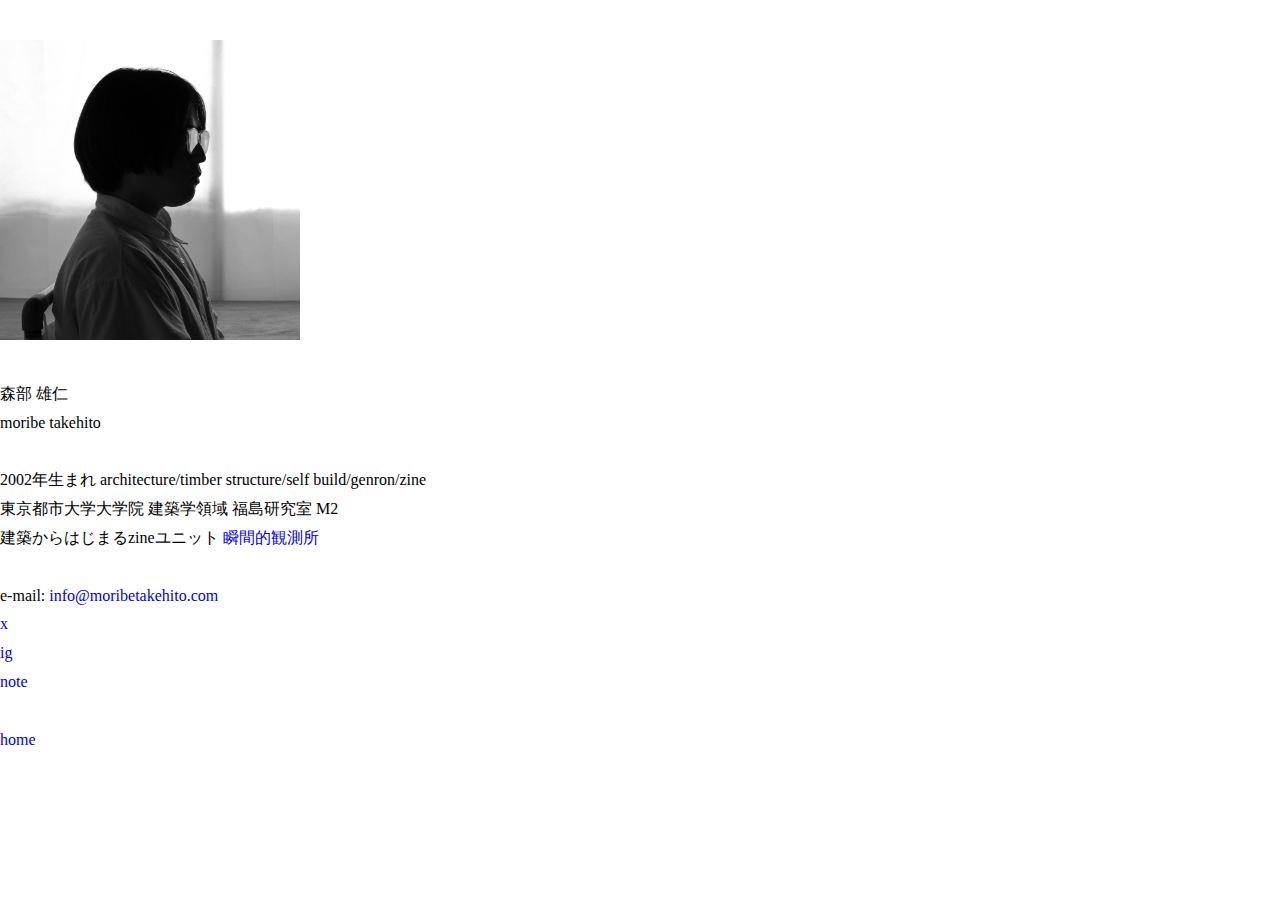
<file: about.html>
<!DOCTYPE html>
<html>
<head>
  <meta charset="utf-8">
  <meta name="viewport" content="width=device-width, initial-scale=1.0">
  <title>moribe takehito</title>
  <link href="https://maxcdn.bootstrapcdn.com/font-awesome/4.7.0/css/font-awesome.min.css" rel="stylesheet" integrity="sha384-wvfXpqpZZVQGK6TAh5PVlGOfQNHSoD2xbE+QkPxCAFlNEevoEH3Sl0sibVcOQVnN" crossorigin="anonymous">
  <link rel="stylesheet" type="text/css" href="stylesheet.css">
  <meta name="description" content="moribe takehito - architecter design, structure, and timber engineering based in Japan.">
  <meta name="keywords" content="Moribe Takehito, 森部雄仁, portfolio, architecture, structure, art">
  <meta name="robots" content="index, follow">
  <link href="https://fonts.googleapis.com/css2?family=Inter:wght@300;400;500&display=swap" rel="stylesheet">
  <link rel="icon" type="image/png" href="/favicon.png">
</head>
<body>
<img src="portrait.jpg" style="width:100%; max-width:300px; display:block; margin:40px 0;">
  
<div style="line-height:1.8; margin-top:24px;">

<span style="font-weight:500;">森部 雄仁</span><br>
<span style="font-weight:500;">moribe takehito</span><br><br>

2002年生まれ
architecture/timber structure/self build/genron/zine<br>
東京都市大学大学院 建築学領域 福島研究室 M2<br>
建築からはじまるzineユニット <a href="https://x.com/shunkan_kansoku/" target="_blank">瞬間的観測所</a><br><br>

e-mail: <a href="mailto:info@moribetakehito.com">info@moribetakehito.com</a><br>
<a href="https://x.com/moribetakehito/" target="_blank">x</a><br>
<a href="https://www.instagram.com/moribetakehito/" target="_blank">ig</a><br>
<a href="https://note.com/moribetakehito/" target="_blank">note</a><br><br>
<a href="/index.html">home</a>

</div>

</body>
</html>
</file>
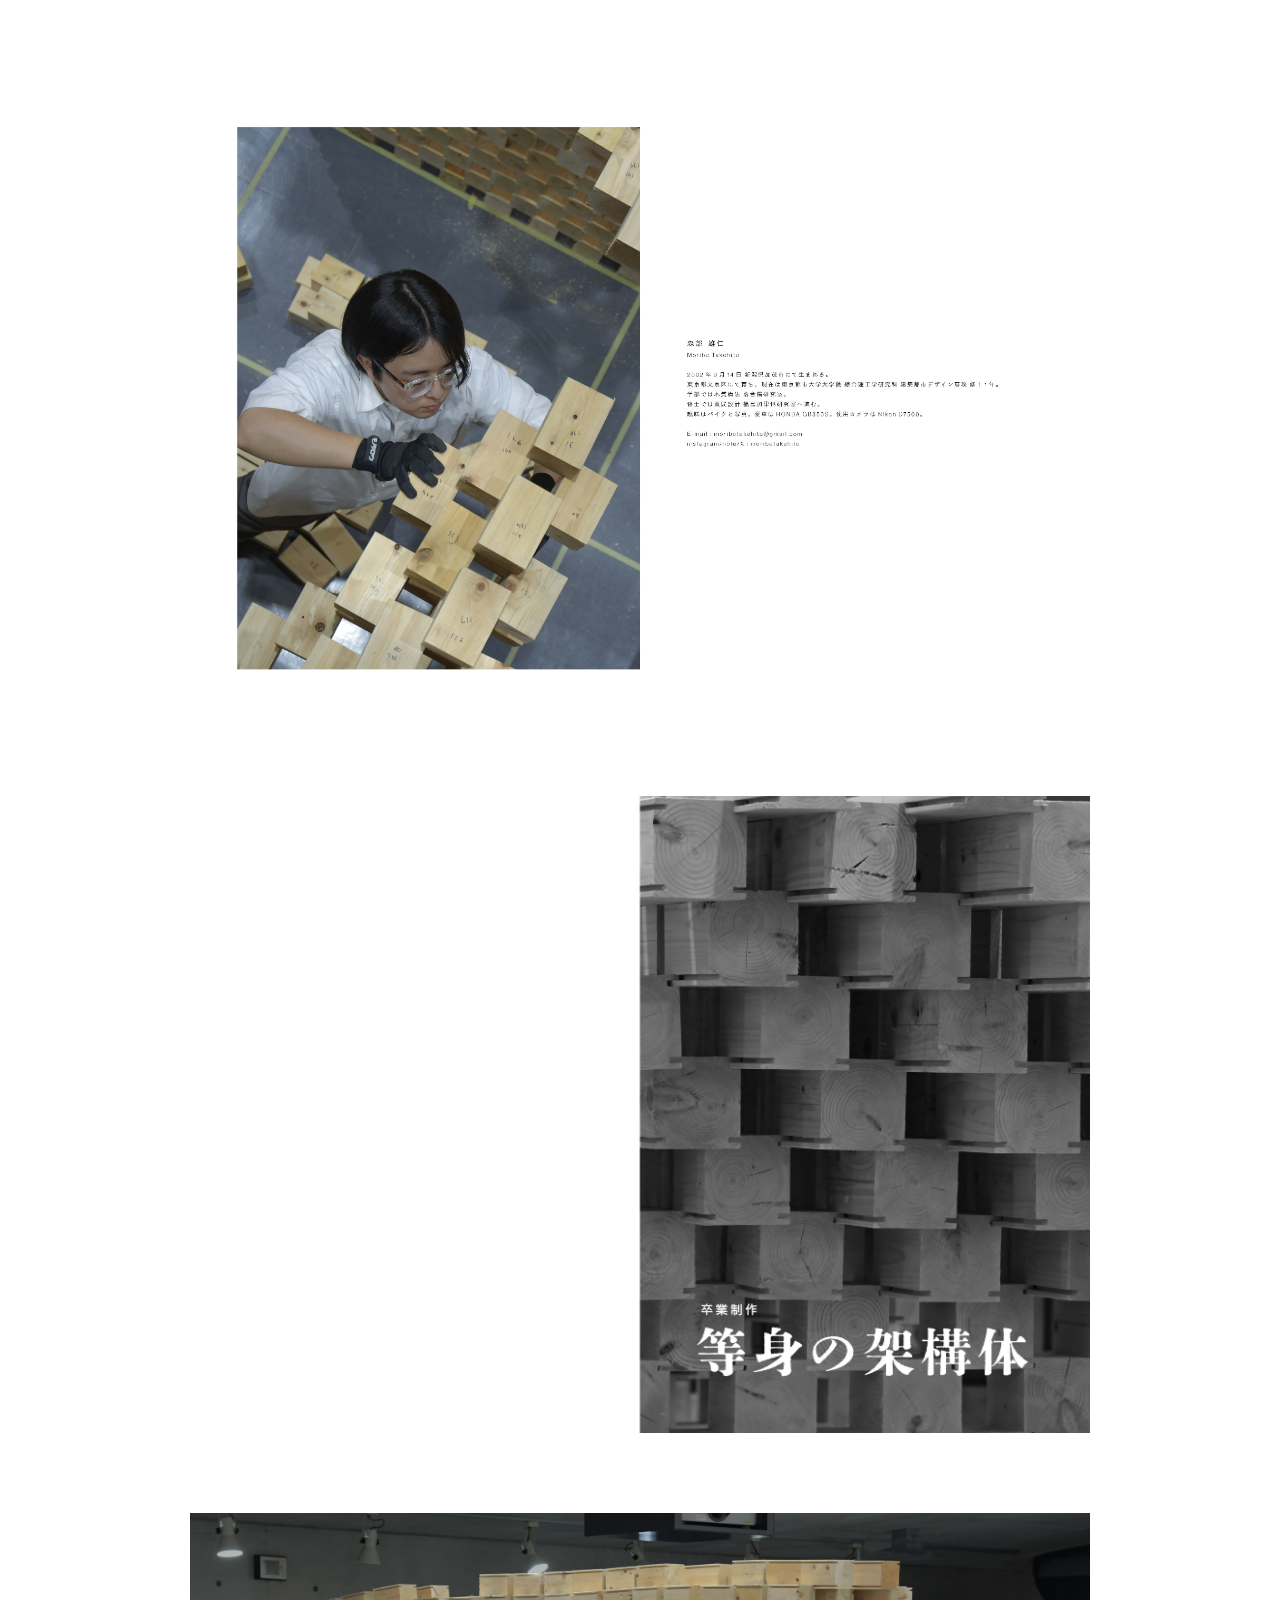
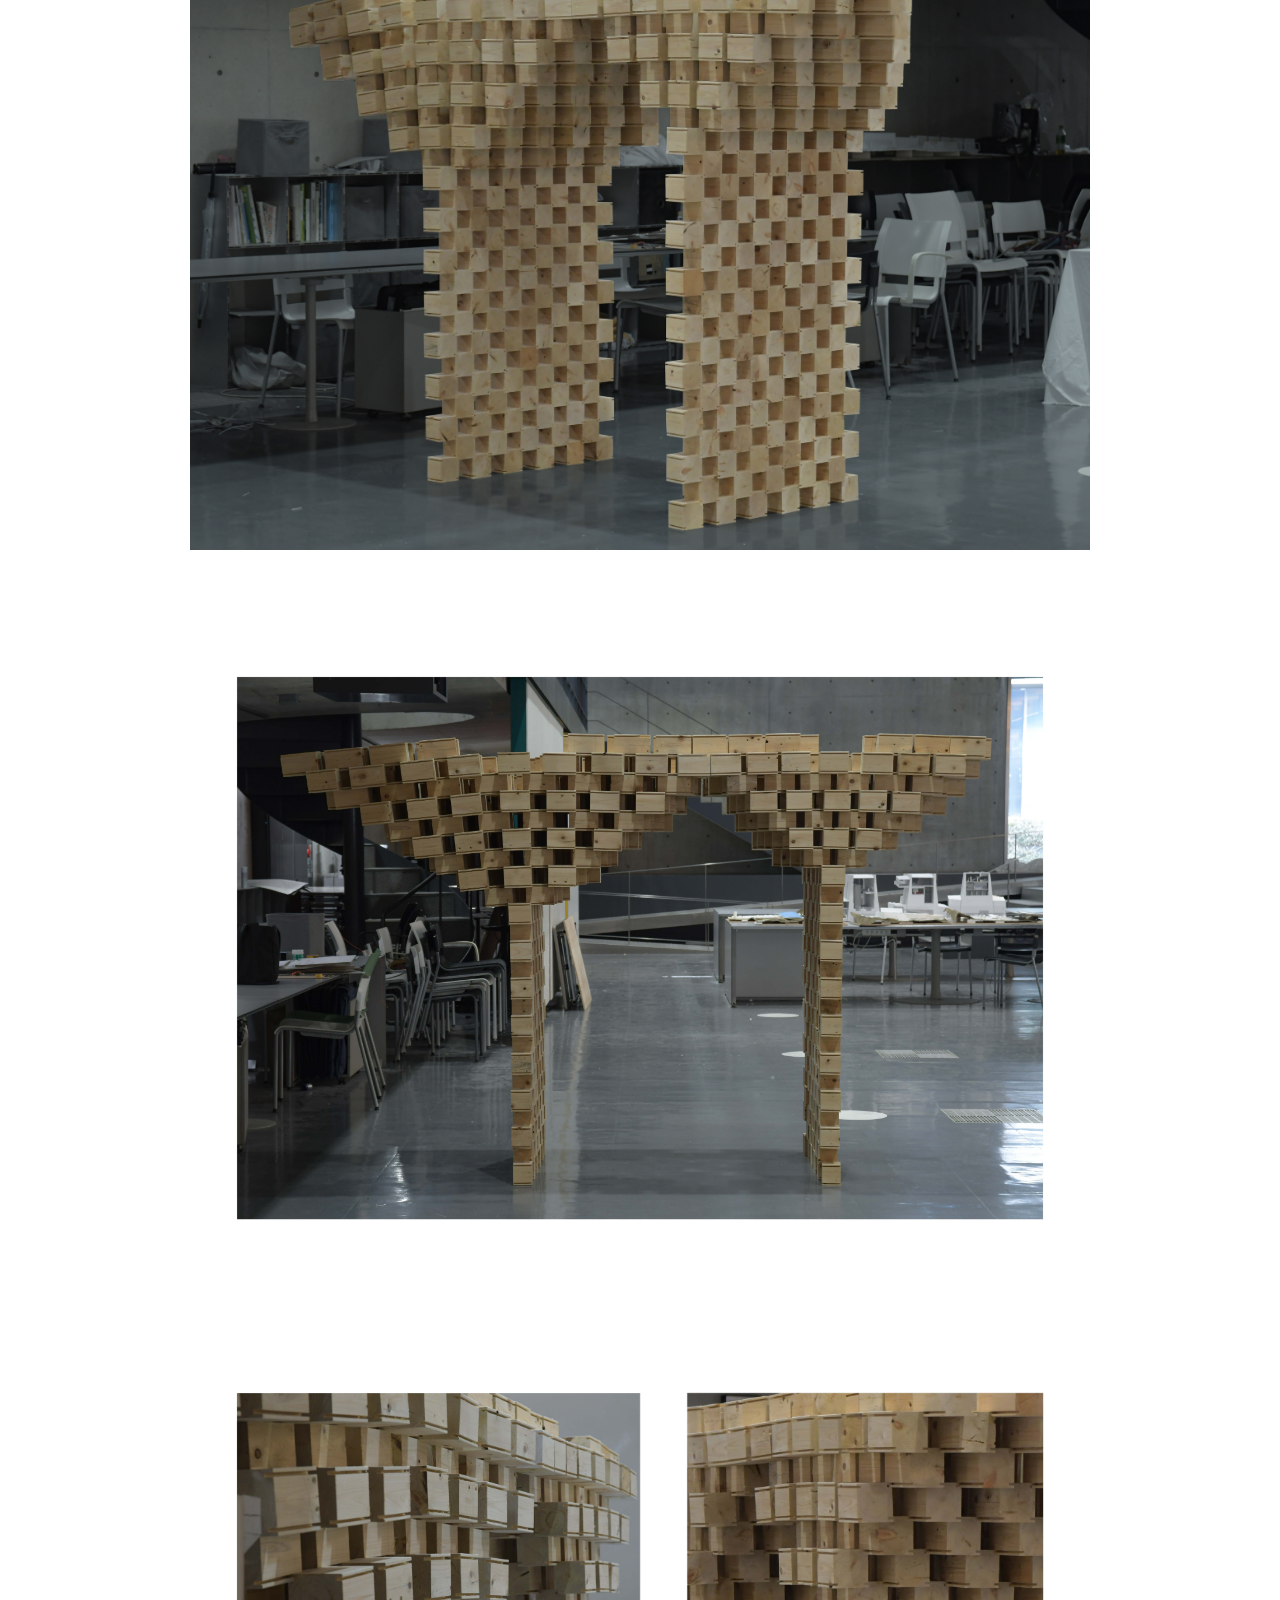
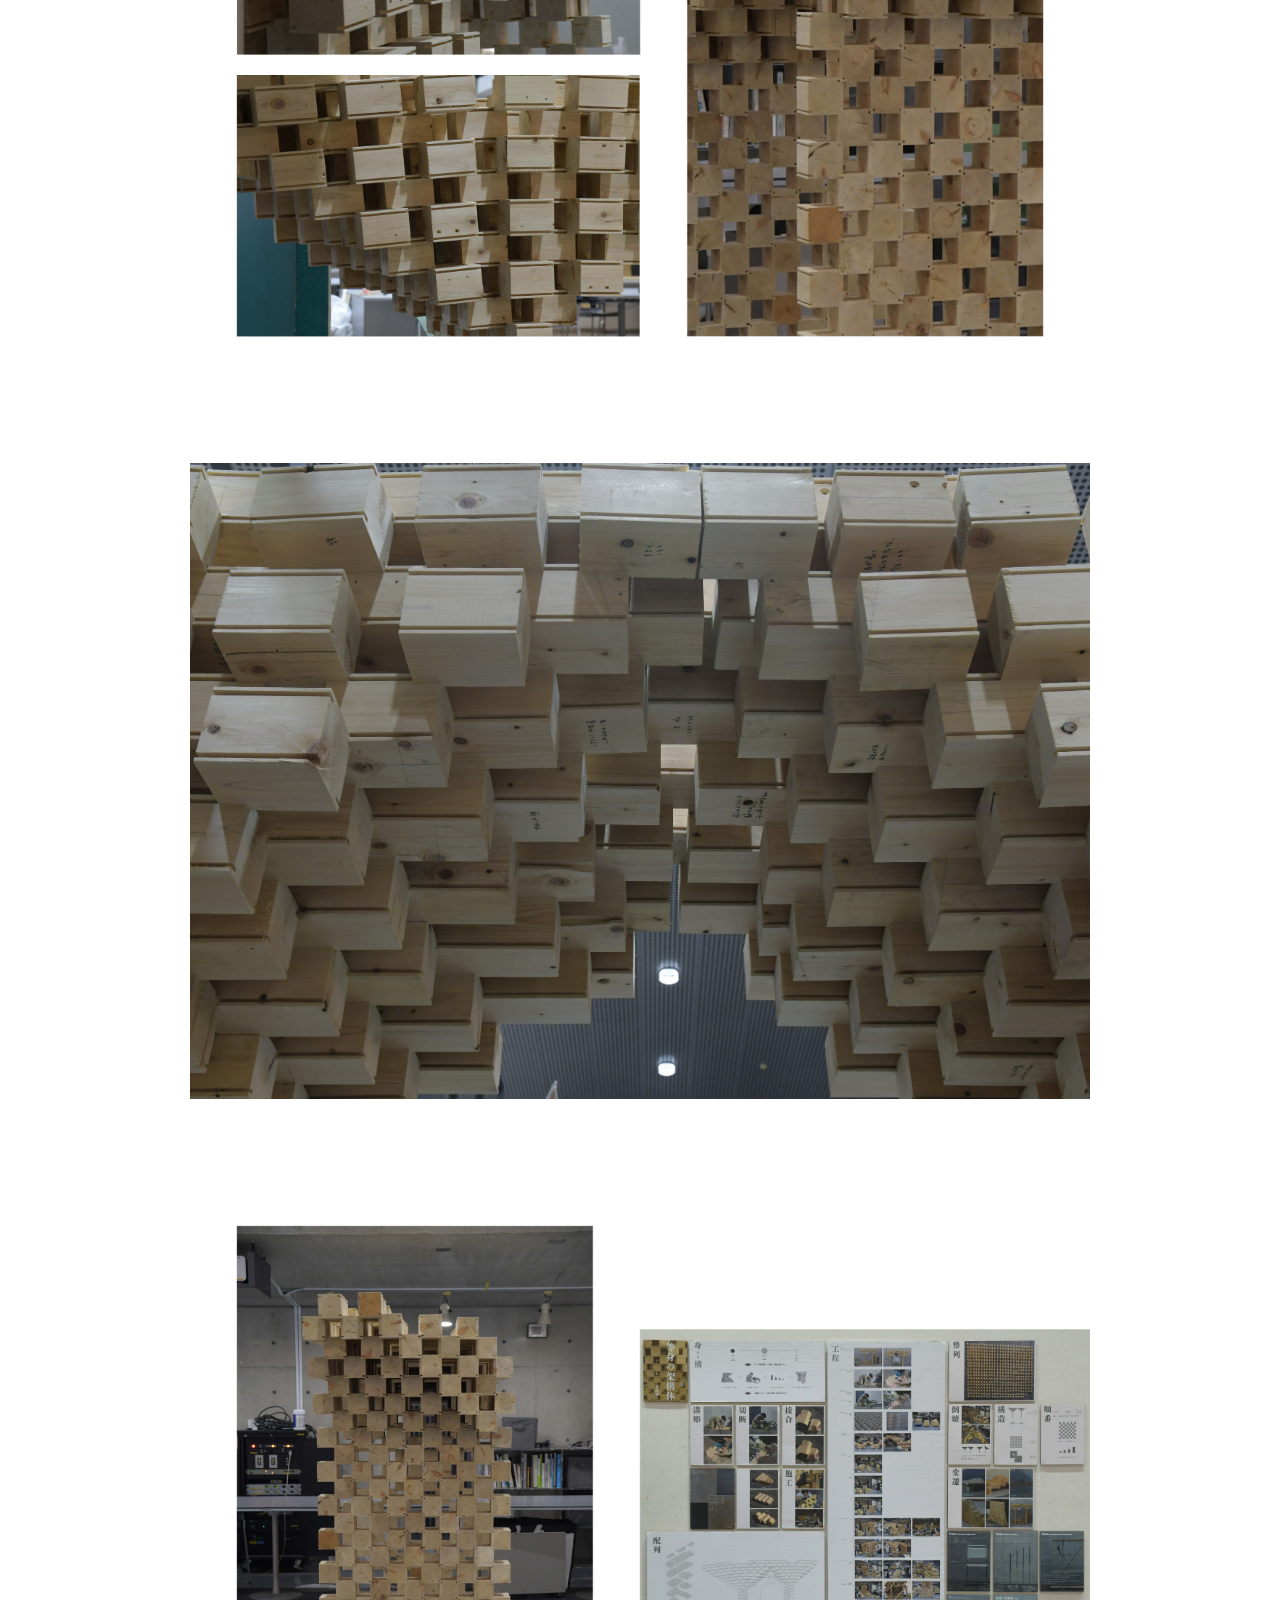
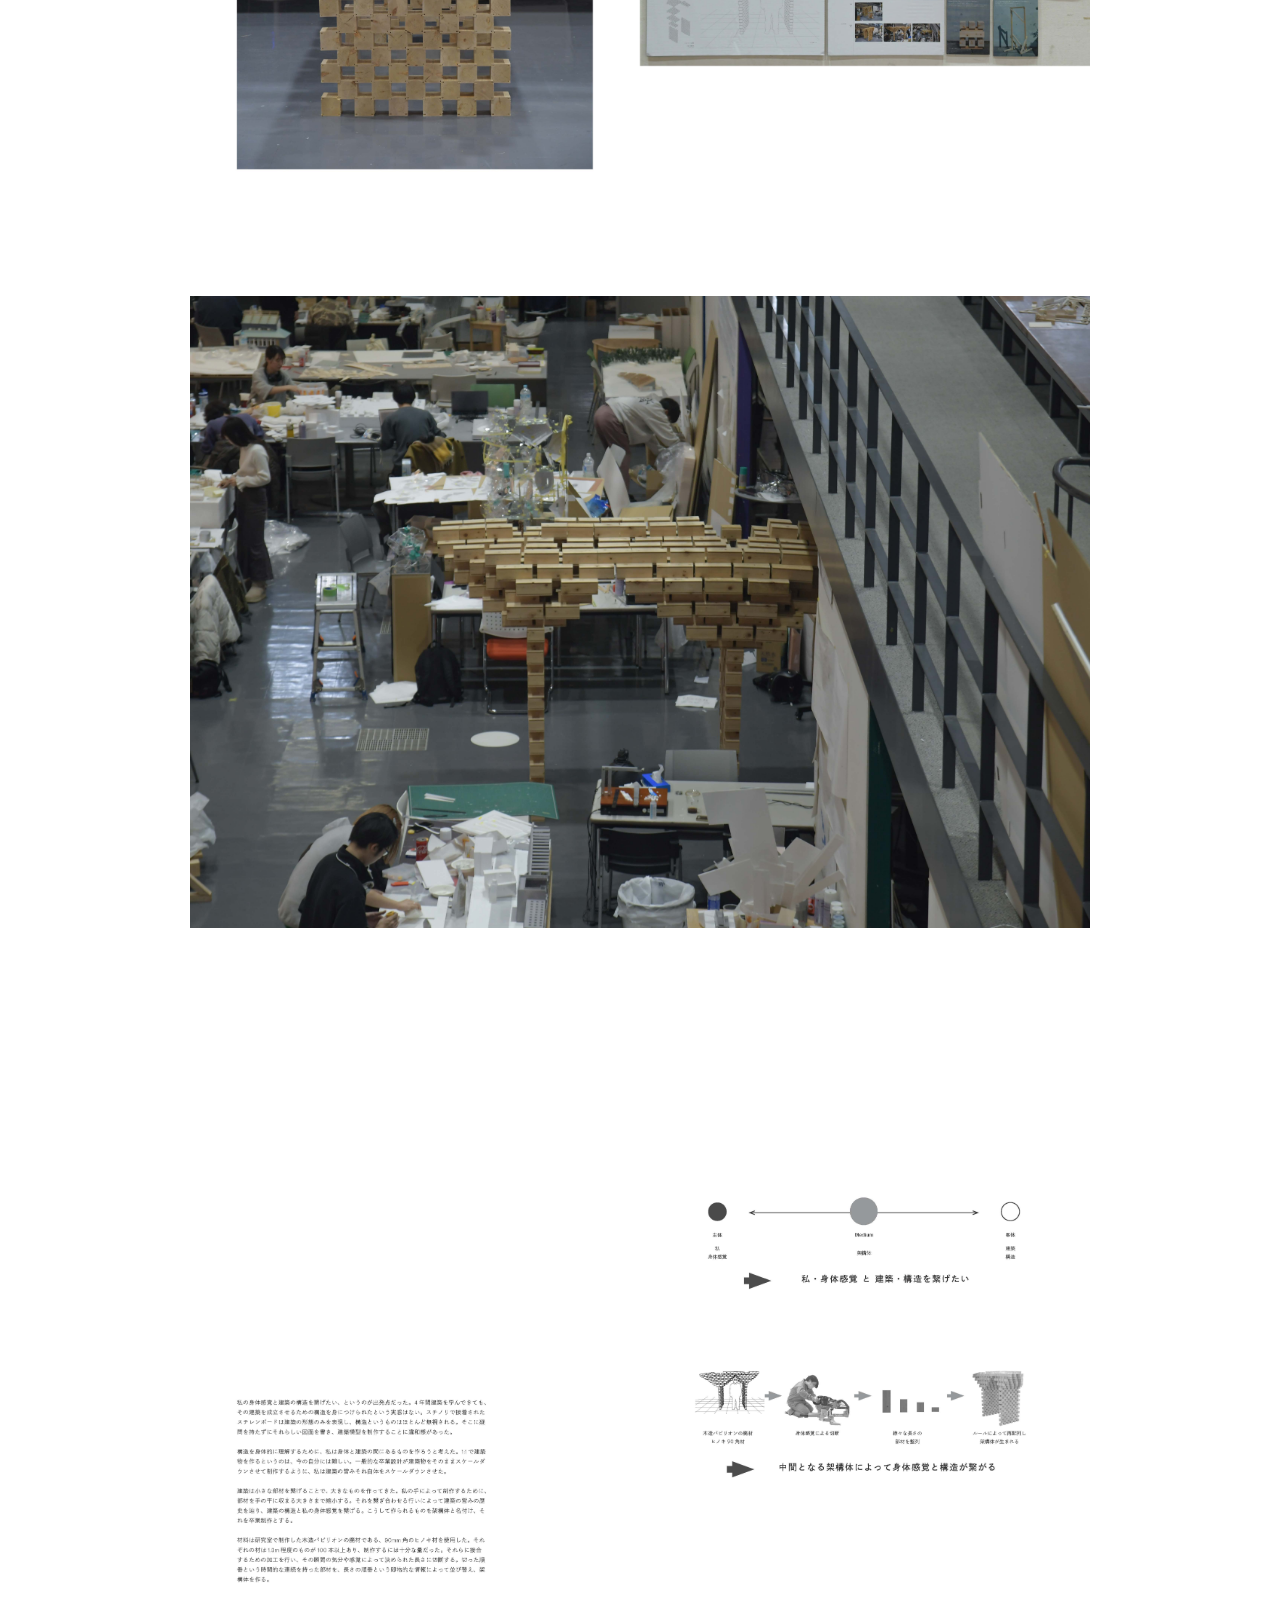
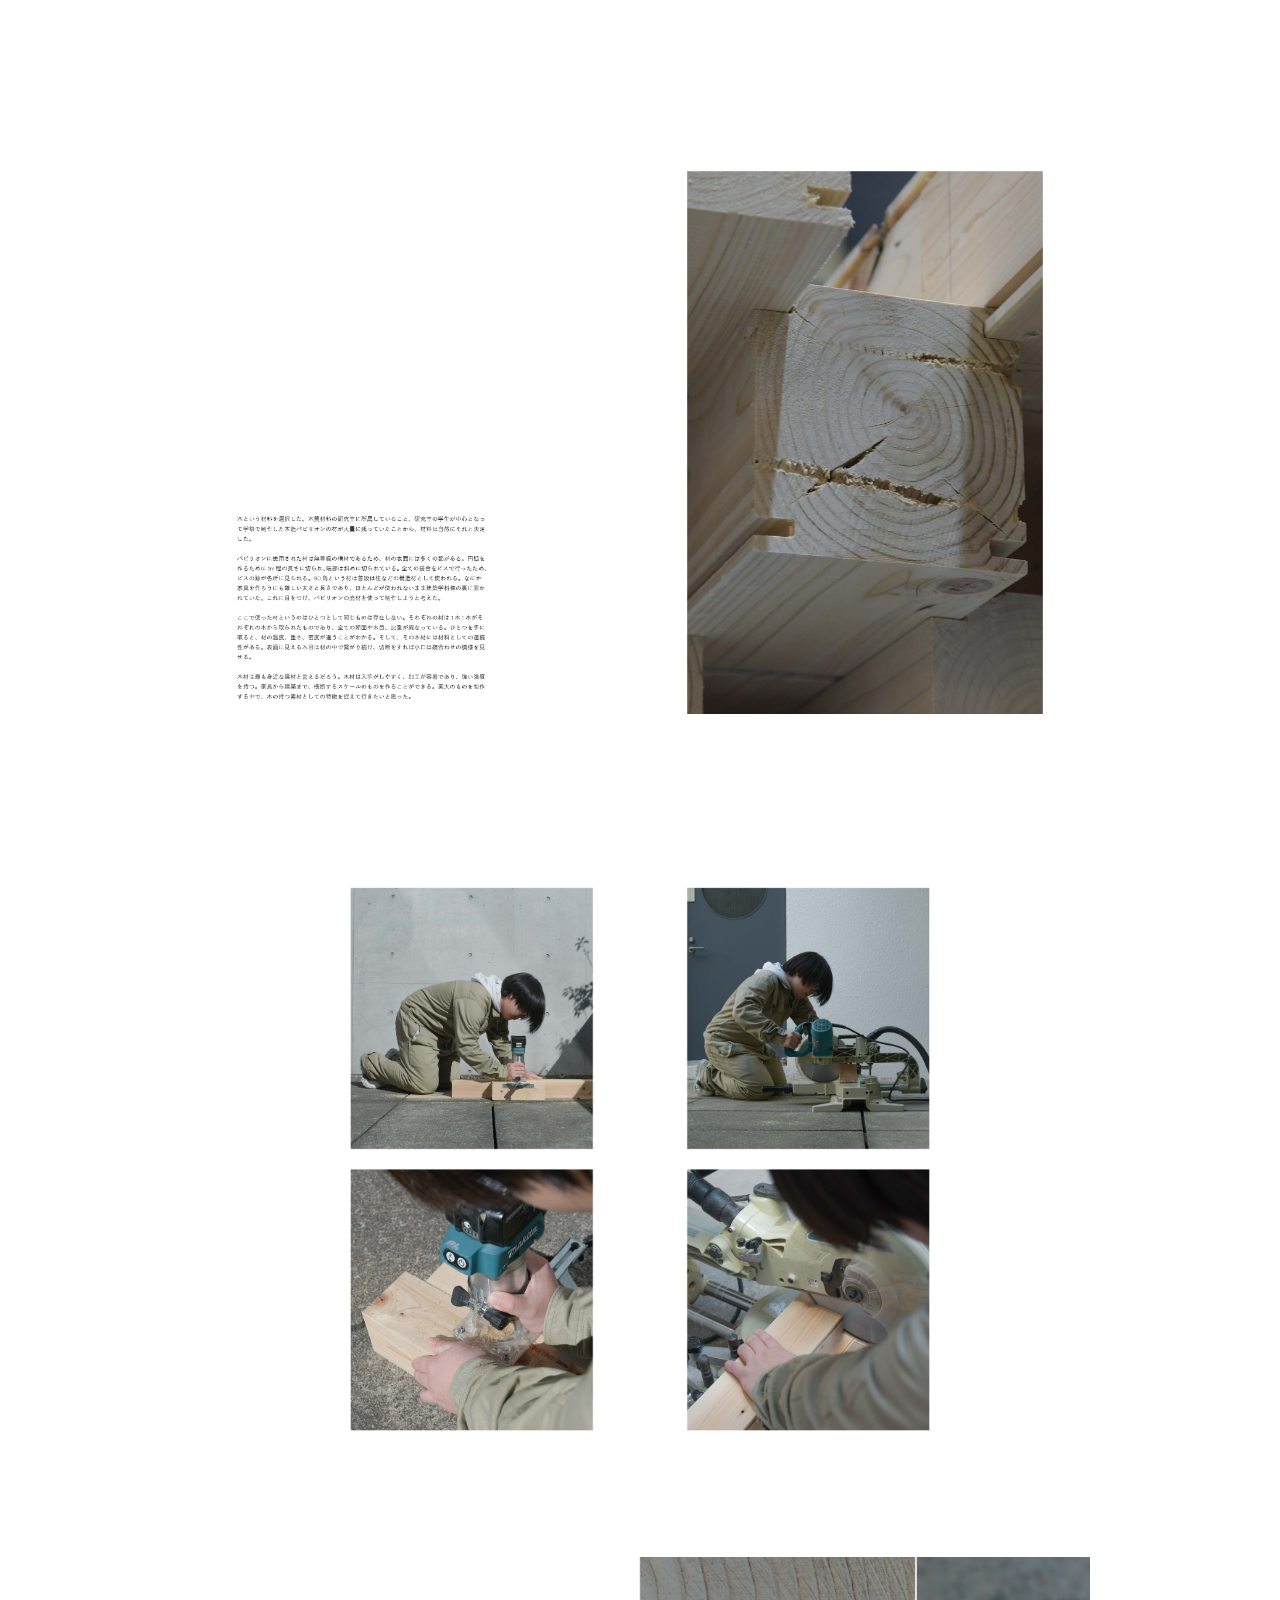
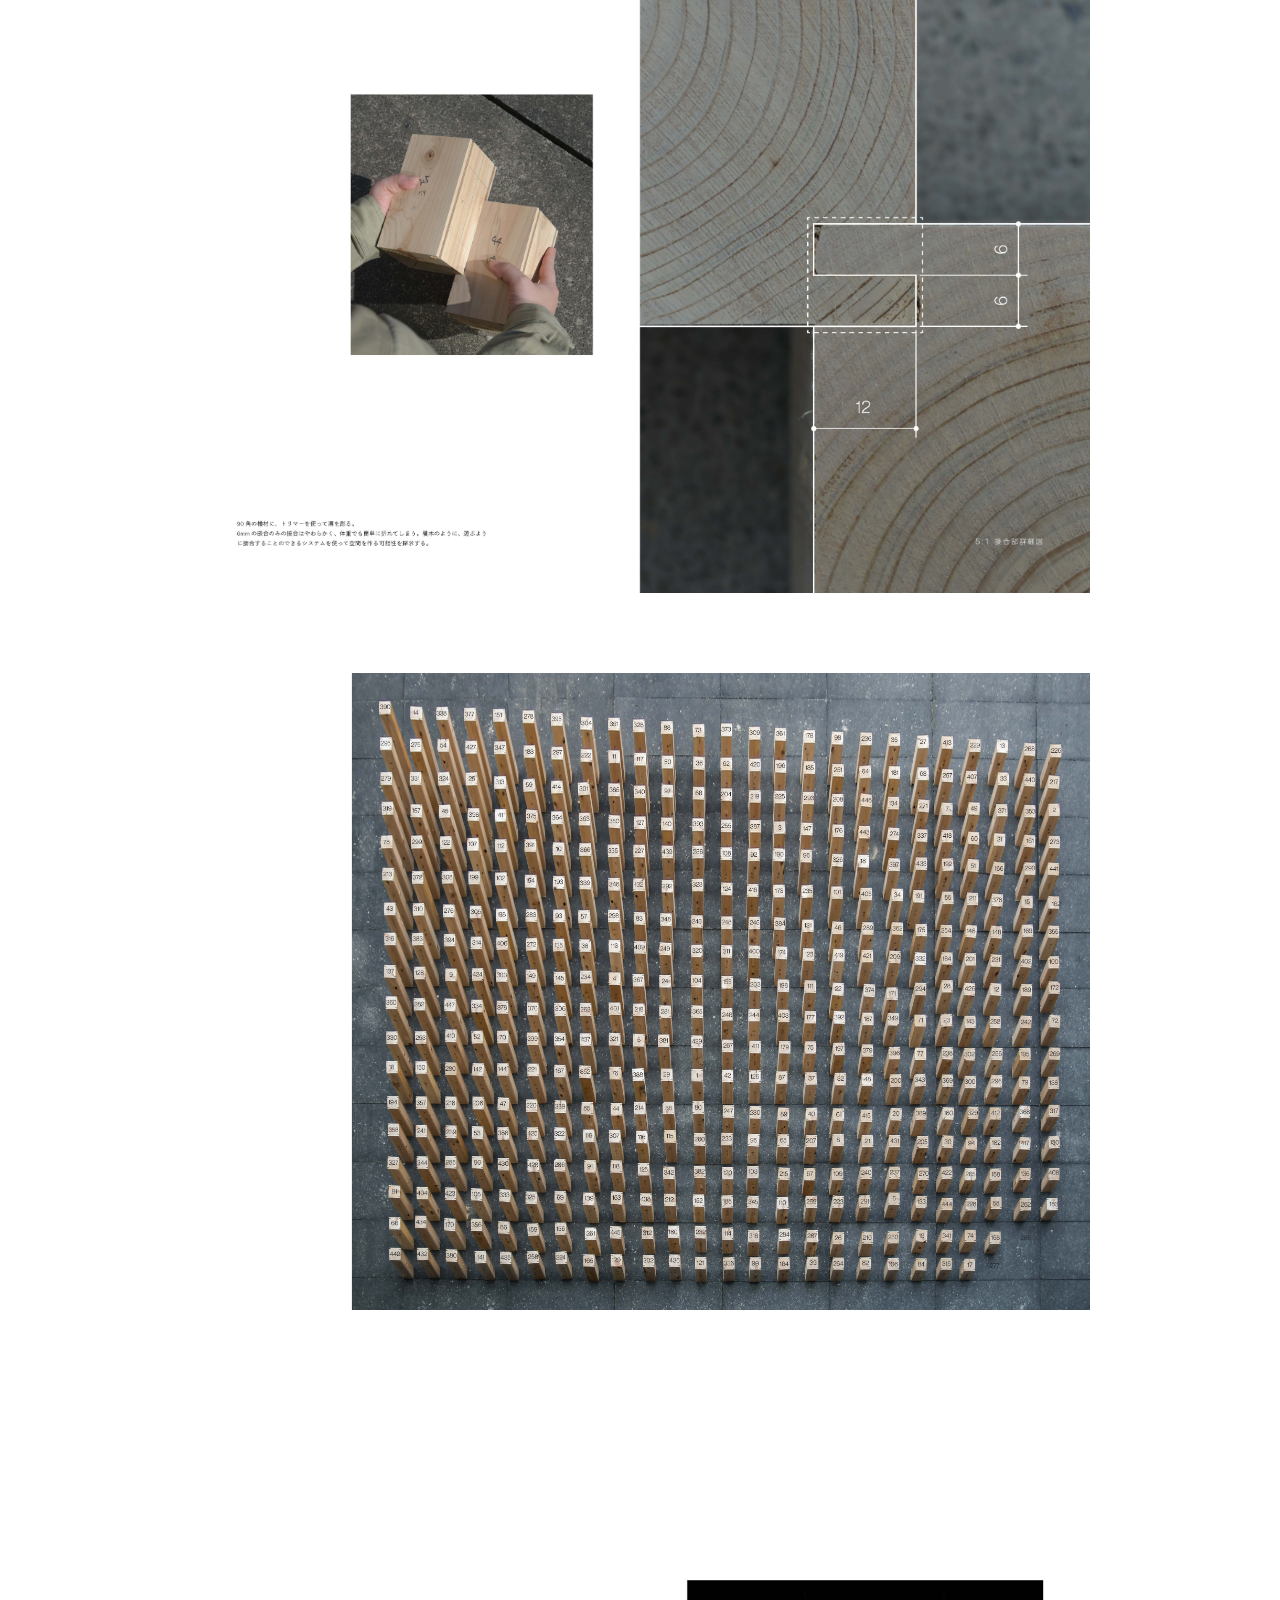
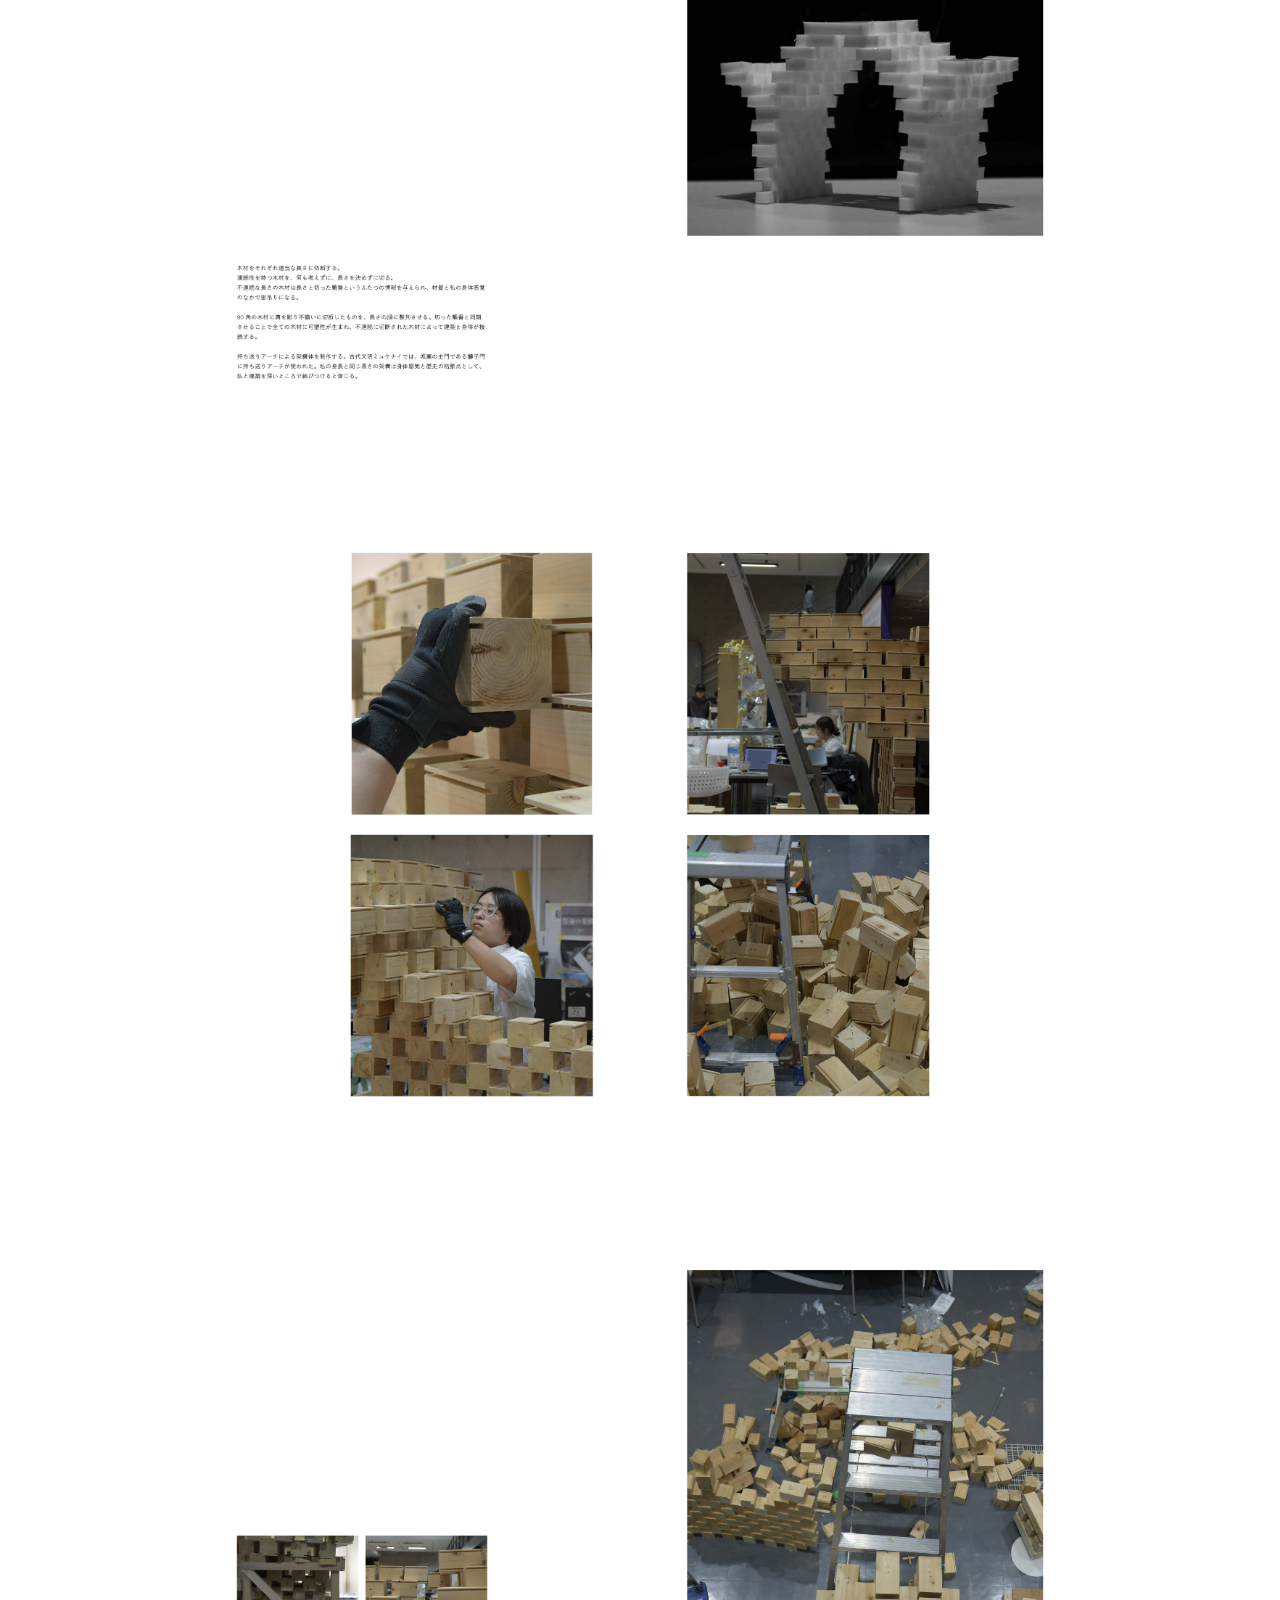
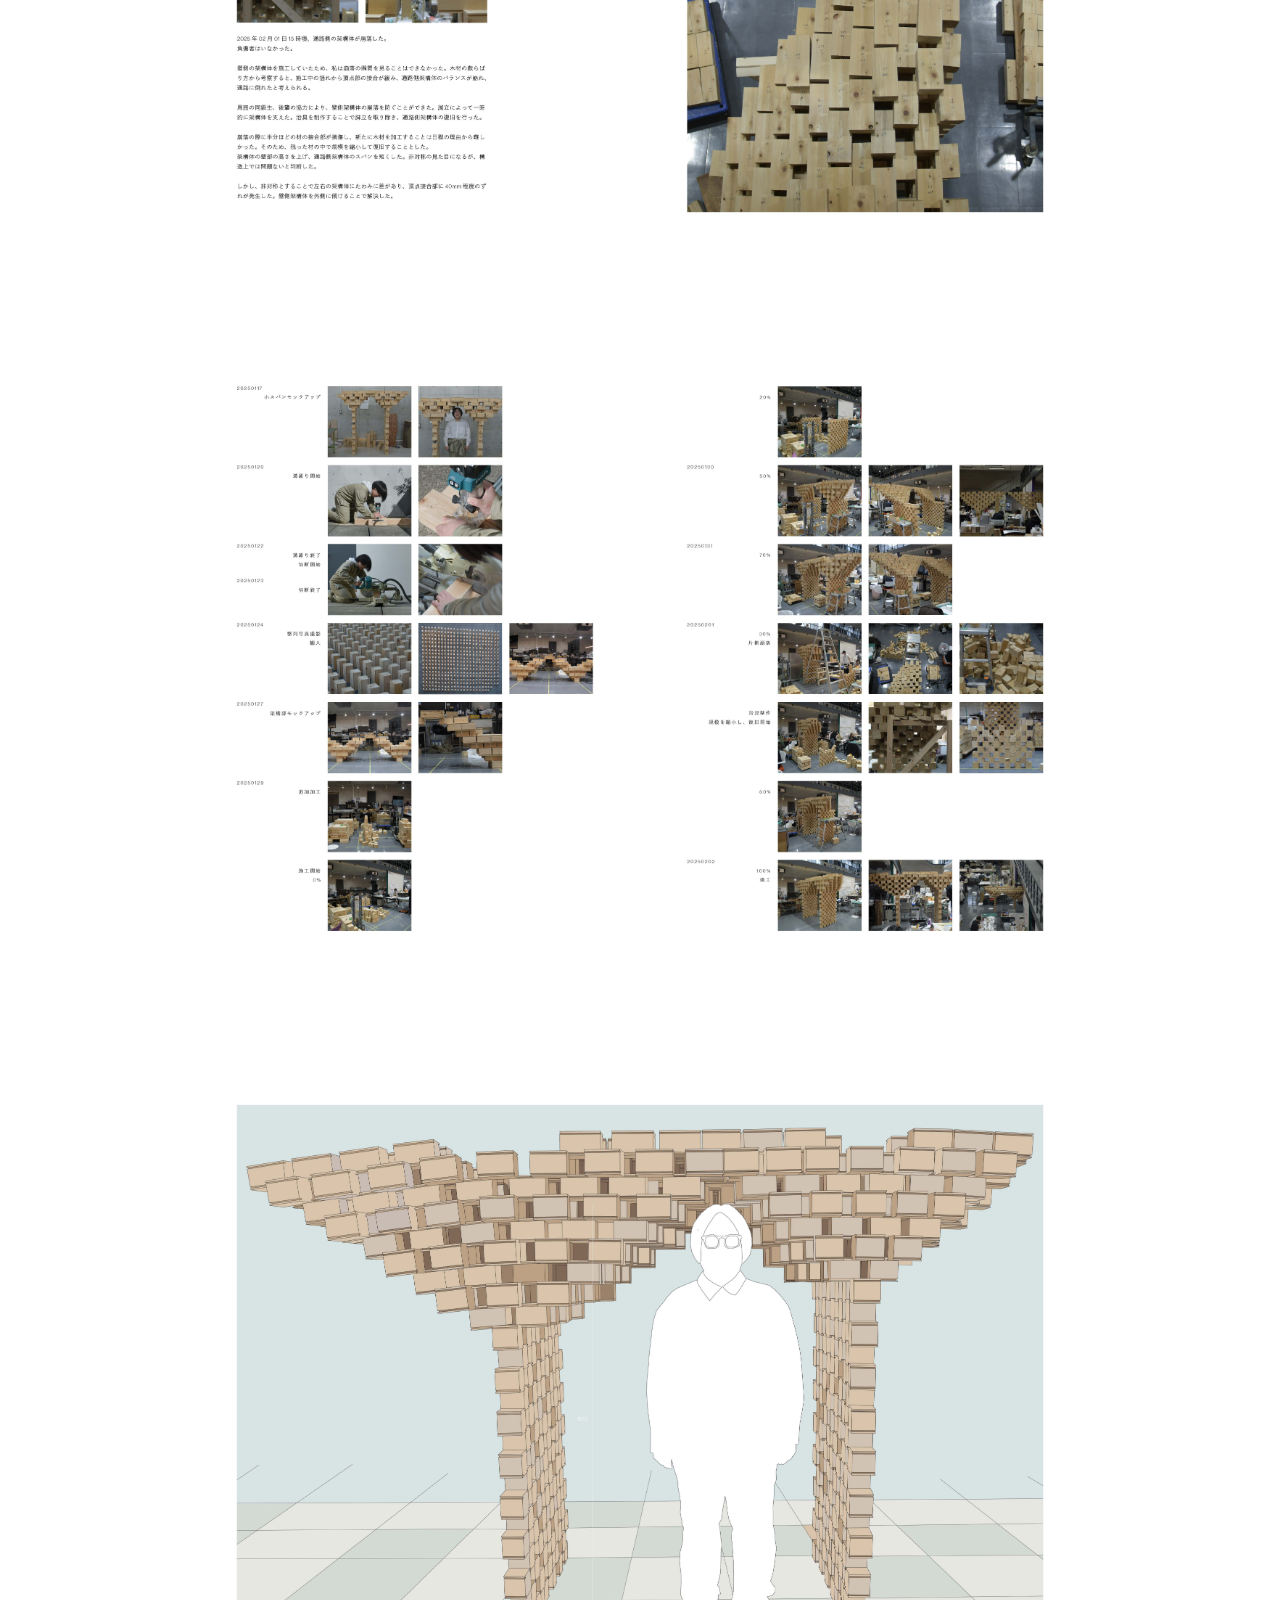
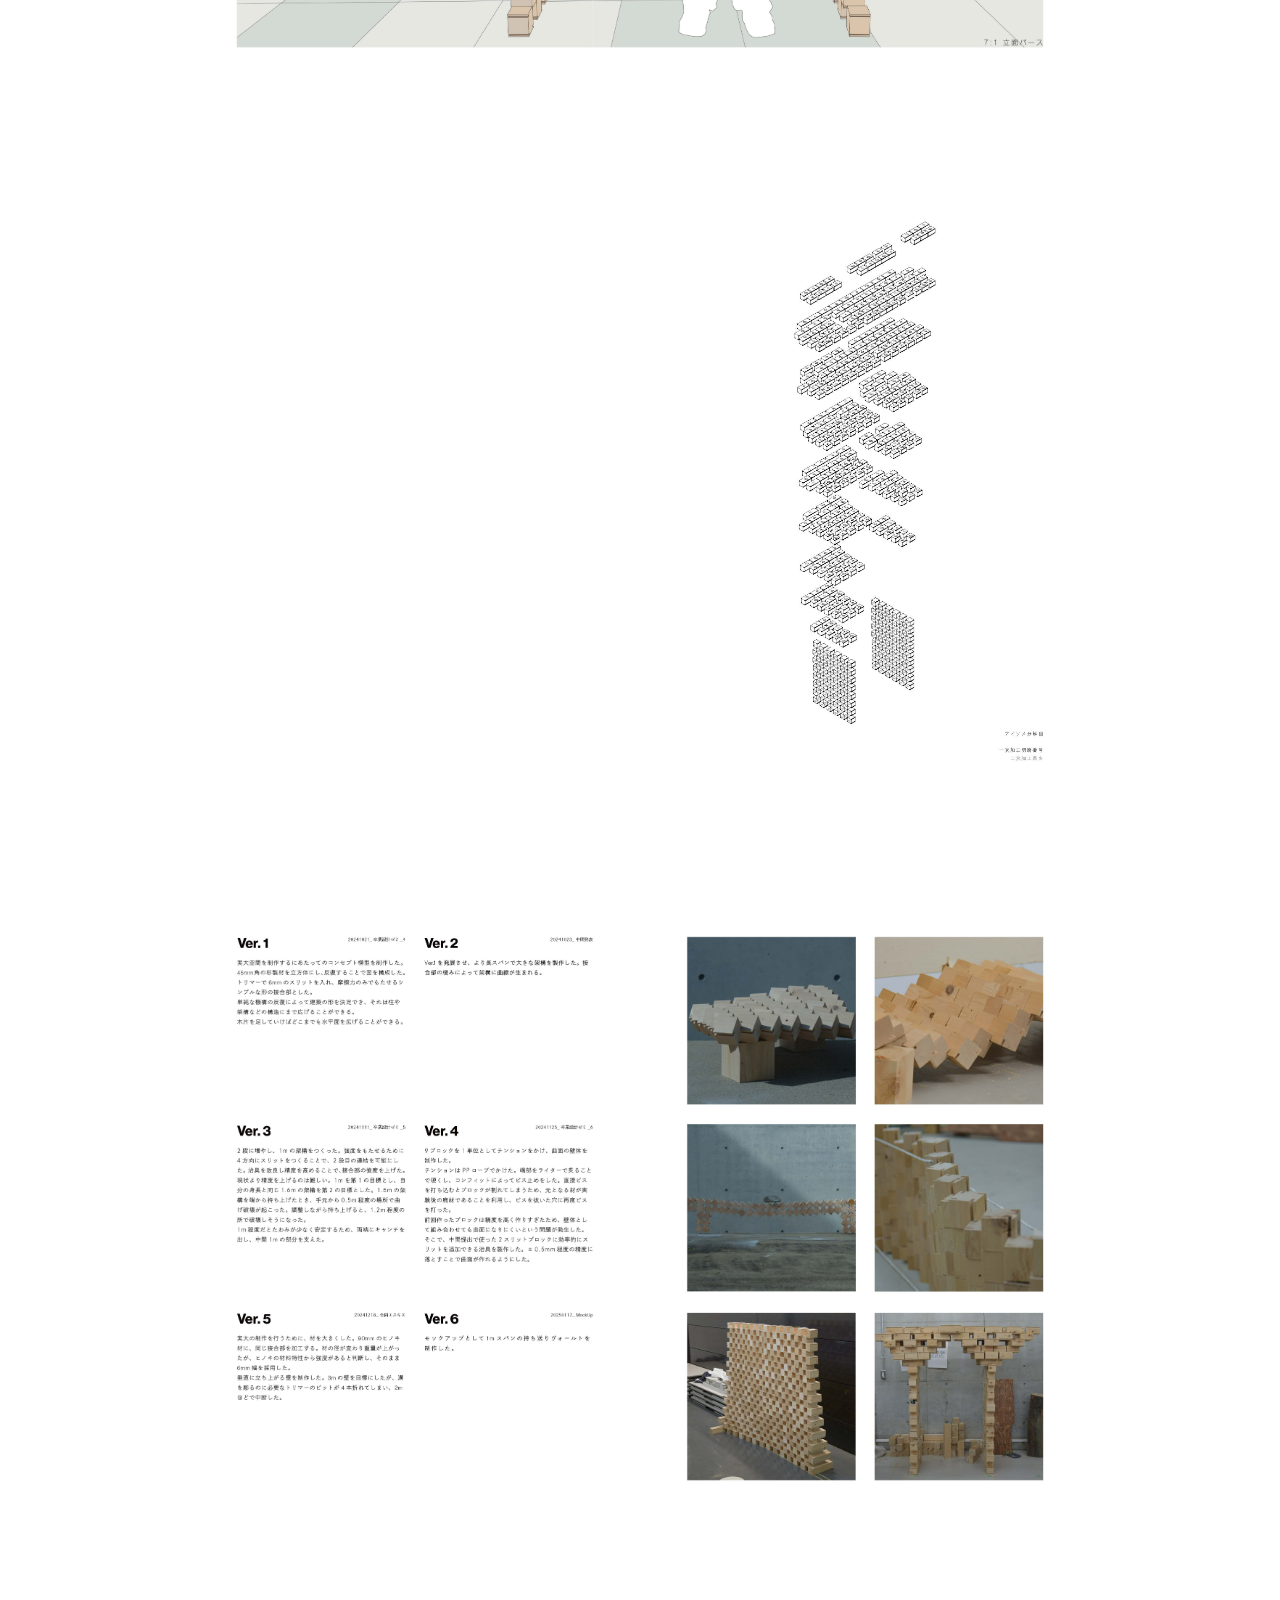
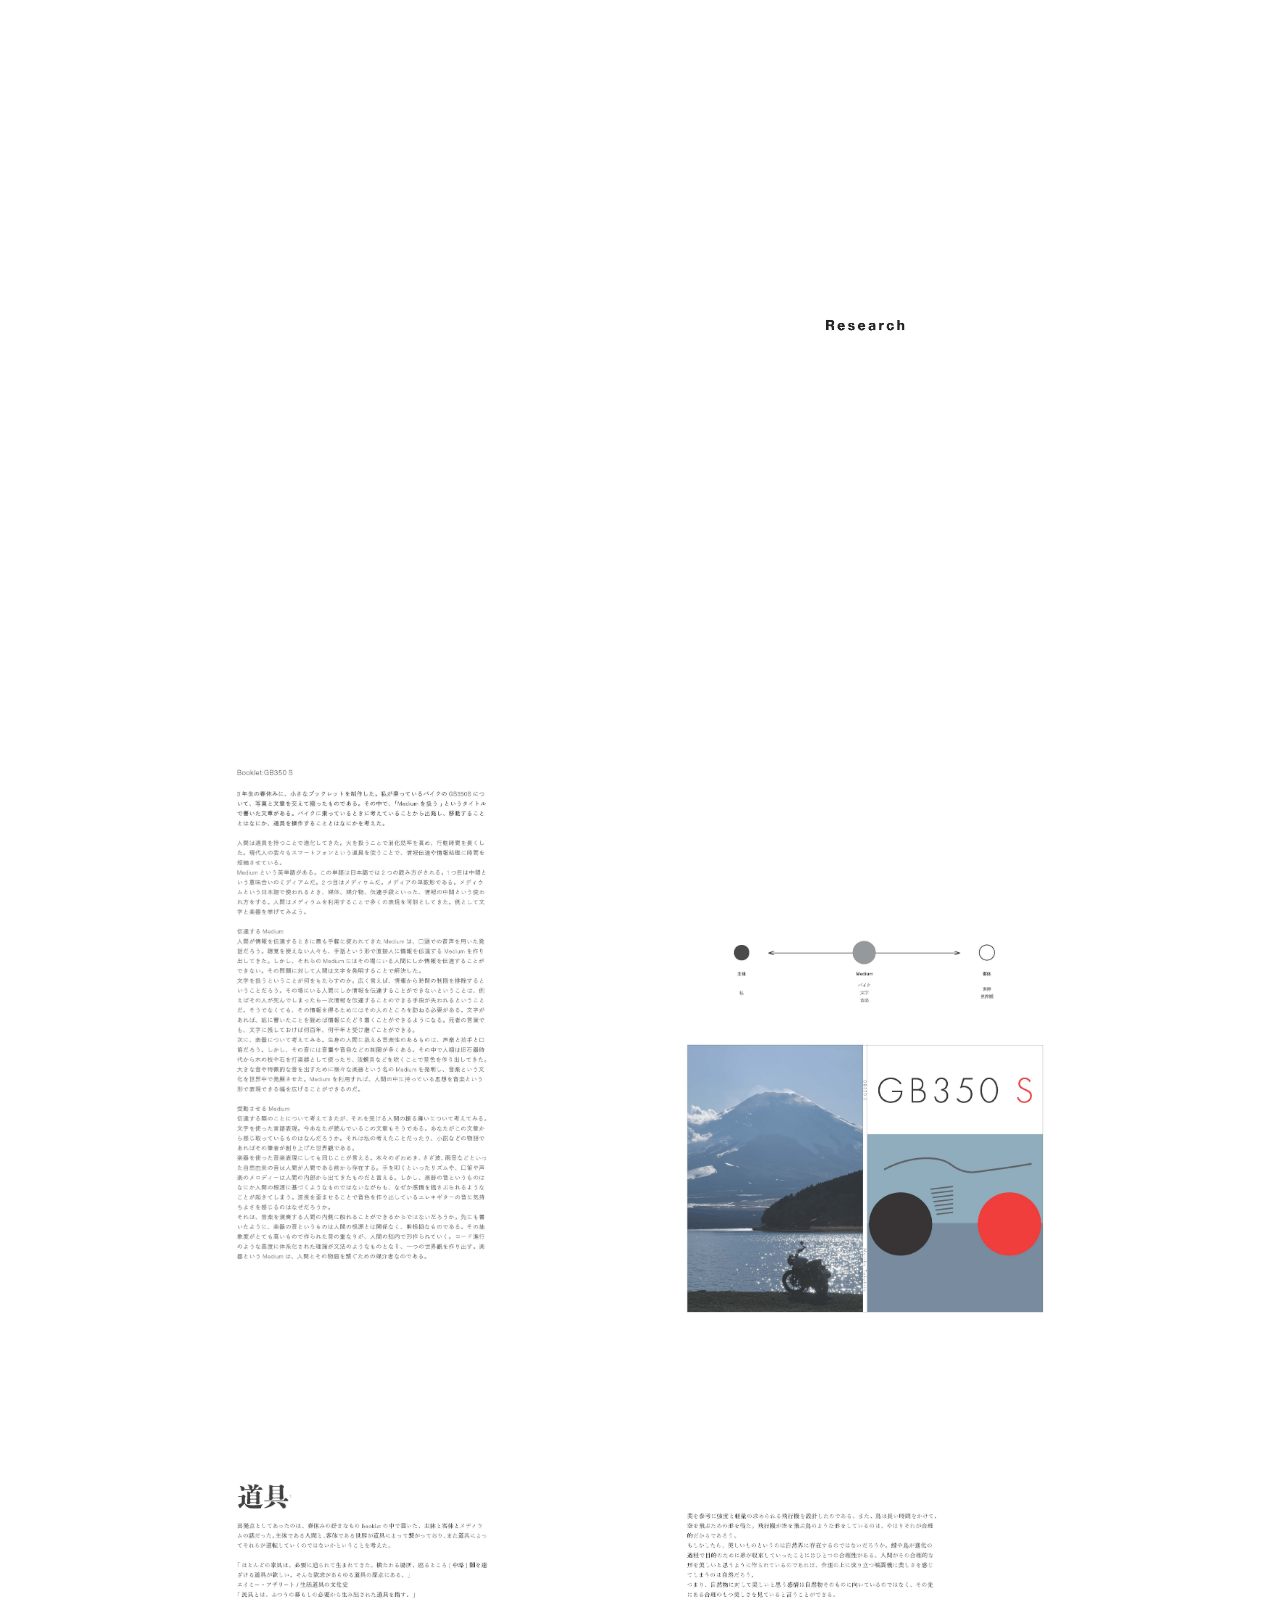
<file: portfolio.html>
<!DOCTYPE html>
<html lang="ja">
<head>
<meta charset="UTF-8">
<title>works</title>
<link rel="icon" type="image/png" href="/favicon.png">

<style>
body{
  margin:0;
  background:#fff;
}

.portfolio{
  max-width:900px;
  margin:0 auto;
  padding:80px 20px;
}

.portfolio img{
  width:100%;
  display:block;
  margin-bottom:80px;
}
</style>

</head>

<body>

<div class="portfolio">


  <img src="pf_ページ_02.jpg">
  <img src="pf_ページ_03.jpg">
  <img src="pf_ページ_04.jpg">
  <img src="pf_ページ_05.jpg">
  <img src="pf_ページ_06.jpg">
  <img src="pf_ページ_07.jpg">
  <img src="pf_ページ_08.jpg">
  <img src="pf_ページ_09.jpg">
  <img src="pf_ページ_10.jpg">
  <img src="pf_ページ_11.jpg">
  <img src="pf_ページ_12.jpg">
  <img src="pf_ページ_13.jpg">
  <img src="pf_ページ_14.jpg">
  <img src="pf_ページ_15.jpg">
  <img src="pf_ページ_16.jpg">
  <img src="pf_ページ_17.jpg">
  <img src="pf_ページ_18.jpg">
  <img src="pf_ページ_19.jpg">
  <img src="pf_ページ_20.jpg">
  <img src="pf_ページ_21.jpg">
  <img src="pf_ページ_22.jpg">
  <img src="pf_ページ_23.jpg">
  <img src="pf_ページ_24.jpg">
  <img src="pf_ページ_25.jpg">
  <img src="pf_ページ_26.jpg">
  <img src="pf_ページ_27.jpg">
  <img src="pf_ページ_28.jpg">
  <img src="pf_ページ_29.jpg">
  <img src="pf_ページ_30.jpg">
  <img src="pf_ページ_31.jpg">
  <img src="pf_ページ_32.jpg">
  <img src="pf_ページ_33.jpg">
  <img src="pf_ページ_34.jpg">
  <img src="pf_ページ_35.jpg">
  <img src="pf_ページ_36.jpg">
  <img src="pf_ページ_37.jpg">
  <img src="pf_ページ_38.jpg">
  <img src="pf_ページ_39.jpg">
  <img src="pf_ページ_40.jpg">
  <img src="pf_ページ_41.jpg">
  <img src="pf_ページ_42.jpg">
  <img src="pf_ページ_43.jpg">
  <img src="pf_ページ_44.jpg">
  <img src="pf_ページ_45.jpg">
  <img src="pf_ページ_46.jpg">
  <img src="pf_ページ_47.jpg">
  <img src="pf_ページ_48.jpg">
  <img src="pf_ページ_49.jpg">
  <img src="pf_ページ_50.jpg">
  <img src="pf_ページ_51.jpg">
  <img src="pf_ページ_52.jpg">
  <img src="pf_ページ_53.jpg">
  <img src="pf_ページ_54.jpg">
  <img src="pf_ページ_55.jpg">
  <img src="pf_ページ_56.jpg">
  <img src="pf_ページ_57.jpg">
  <img src="pf_ページ_58.jpg">
  <img src="pf_ページ_59.jpg">
  <img src="pf_ページ_60.jpg">
  <img src="pf_ページ_61.jpg">
  <img src="pf_ページ_62.jpg">
  <img src="pf_ページ_63.jpg">
  <img src="pf_ページ_64.jpg">
  <img src="pf_ページ_65.jpg">






</div>

</body>
</html>
</file>
<file: stylesheet.css>
* {
  box-sizing: border-box;
}

body {
  margin: 0;
  font-family: "Hiragino Kaku Gothic ProN";
}

a {
  text-decoration: none;
}

.container {
  width: 100%;
  padding: 0 15px;
  margin: 0 auto;
}

.top-wrapper {
  padding: 180px 0 100px 0;
  background-image: url(top.png);
  background-size: cover;
  color: white;
  text-align: center;
}

.top-wrapper h1 {
  opacity: 0.7;
  font-size: 45px;
  letter-spacing: 5px;
}

.top-wrapper p {
  opacity: 0.7;
  font-size: 16px;
  margin-bottom: 40px;
}

.btn-wrapper {
  text-align: center;
}

.btn-wrapper p {
  margin-bottom: 20px;
}

.signup {
  background-color: #239b76;
}

.facebook {
  background-color: #3b5998;
  margin-right: 10px;
}

.twitter {
  background-color: #55acee;
}

.btn {
  padding: 8px 24px;
  color: white;
  display: inline-block;
  opacity: 0.8;
  border-radius: 4px;
  text-align: center;
}

.btn:hover {
  opacity: 1;
}

.fa {
  margin-right: 5px;
}

header {
  height: 65px;
  width: 100%;
  background-color: rgba(34,49,52,0.9);
  position :fixed;
  top: 0;
  z-index: 10;
}

.logo {
  width: 124px;
  margin-top: 20px;
}

.header-left {
  float: left;
}

.header-right {
  float: right;
  margin-right: -25px;
}

.header-right a {
  line-height: 65px;
  padding: 0 25px;
  color: white;
  display: block;
  float: left;
  transition: all 0.5s;
}

.header-right a:hover {
  background-color: rgba(255,255,255,0.3);
}

.lesson-wrapper {
  height: 580px;
  padding-bottom: 80px;
  padding-left: 5%;
  padding-right: 5%;
  background-color: #f7f7f7;
  text-align: center;
}

.heading {
  padding-top: 80px;
  padding-bottom: 50px;
  color: #5f5d60;
}

.heading h2 {
  font-weight: normal;
}

.lesson {
  float: left;
  width: 25%;
}

.lesson-icon {
  position: relative;
}

.lesson-icon p {
  position: absolute;
  top: 37%;
  width: 100%;
  color: white;
}

.text-contents {
  width: 80%;
  display: inline-block;
  margin-top: 15px;
  font-size: 13px;
  color: #b3aeb5;
}

.heading h3 {
  font-weight: normal;
}

.message-wrapper {
  border-bottom: 1px solid #eee;
  padding-bottom: 80px;
  text-align: center;
}

.message {
  padding: 15px 40px;
  background-color: #5dca88;
  cursor: pointer;
  box-shadow: 0px 7px #1a7940;
}

.message:active {
  position: relative;
  top: 7px;
  box-shadow: none;
}

footer img {
  width: 125px;
}

footer p {
  color: #b3aeb5;
  font-size: 12px;
}

footer {
  padding-top: 30px;
  padding-bottom: 20px;
}

.menu-icon {
  color: white;
  float: right;
  font-size: 25px;
  padding: 21px 0;
  display: none;
}

.clear {
  clear: left;
}

@media all and (max-width: 1000px) {
  .lesson {
    width: 50%;
    margin-bottom: 50px;
  }

  .lesson-wrapper {
    height: 990px;
  }

  footer {
    text-align: center;
  }
}

@media all and (max-width: 750px) {
  .top-wrapper h1 {
    font-size: 32px;
  }

  .heading h2 {
    font-size: 20px;
  }
}

@media all and (max-width: 670px) {
  .header-right {
    display: none;
  }

  .menu-icon {
    display: block;
  }

  .top-wrapper .btn {
    width: 100%;
  }

  .twitter {
    margin-top: 10px;
  }

  .top-wrapper {
    text-align: left;
  }

  .top-wrapper h1 {
    font-size: 24px;
  }

  .top-wrapper p {
    font-size: 14px;
  }

  .lesson {
    width: 100%;
  }

  .lesson-wrapper {
    height: 1700px;
  }

  .message-wrapper .btn {
    width: 100%;
  }
}
</file>
